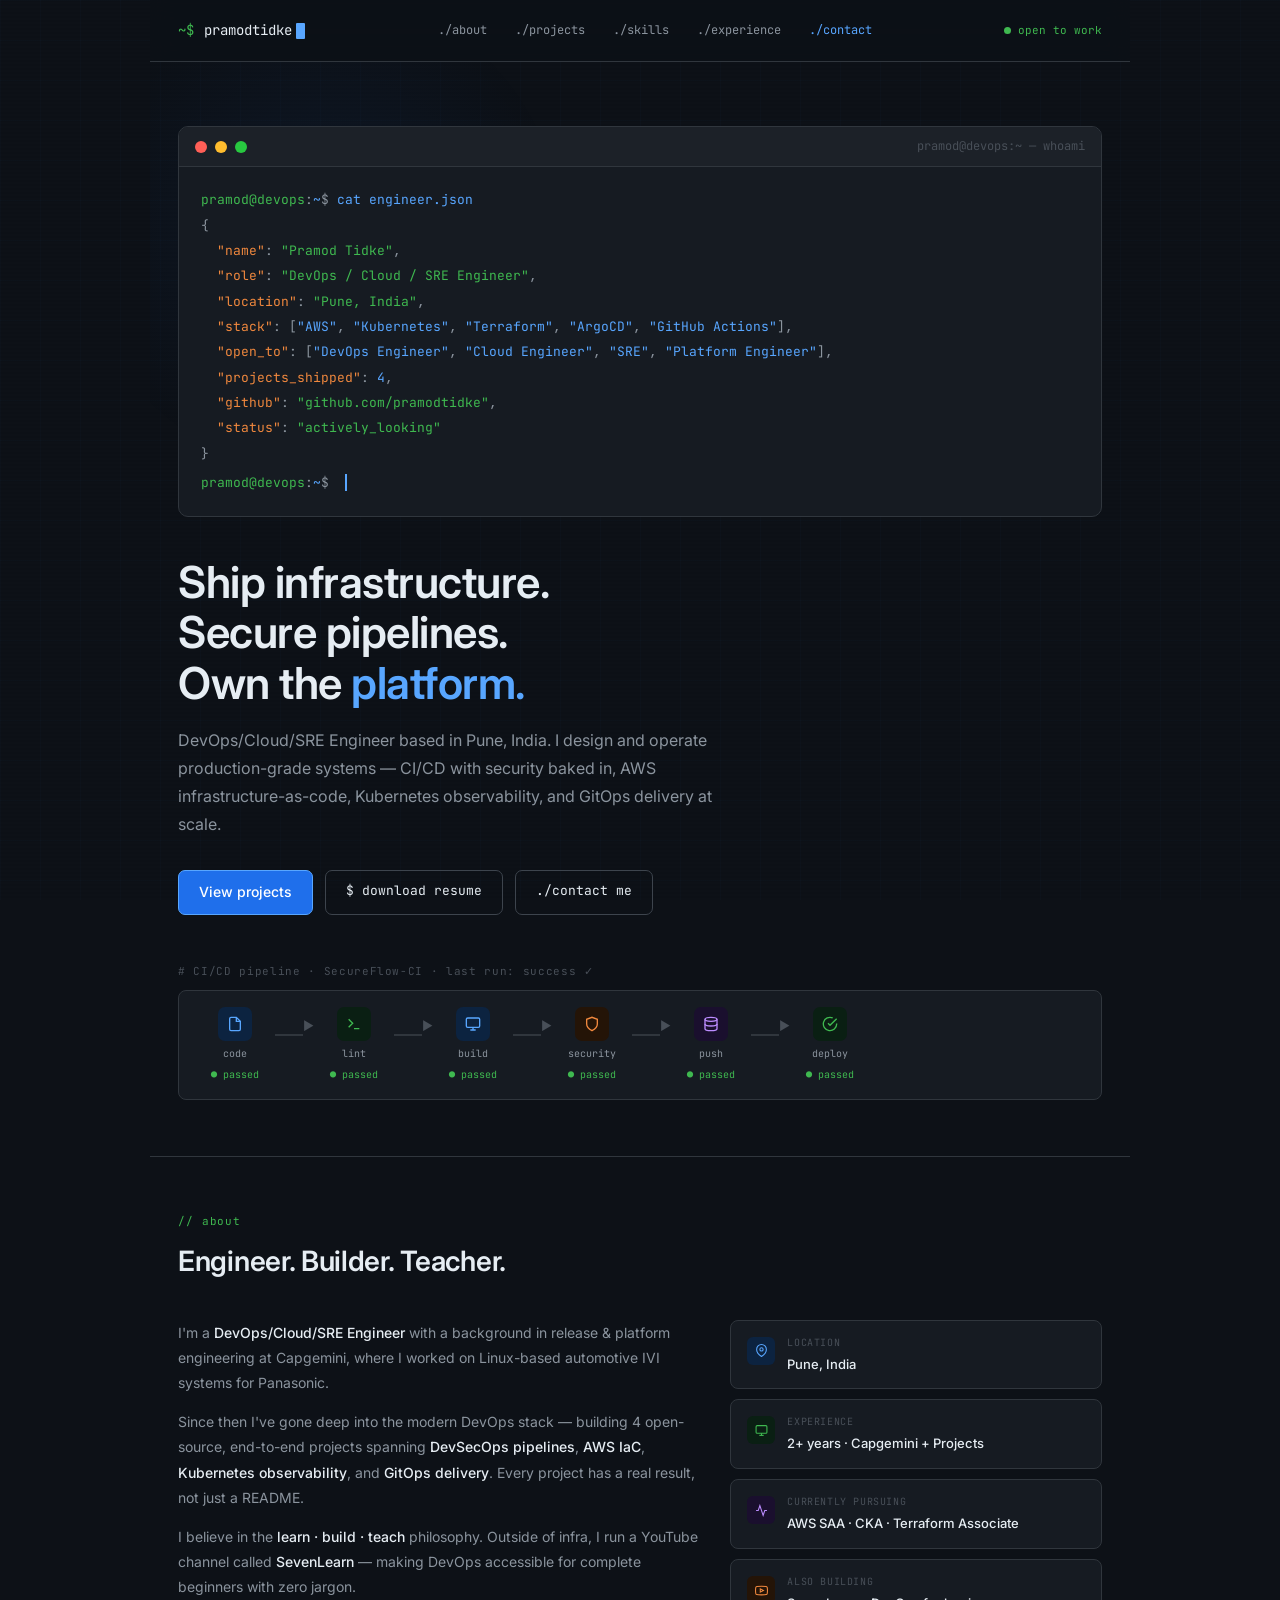
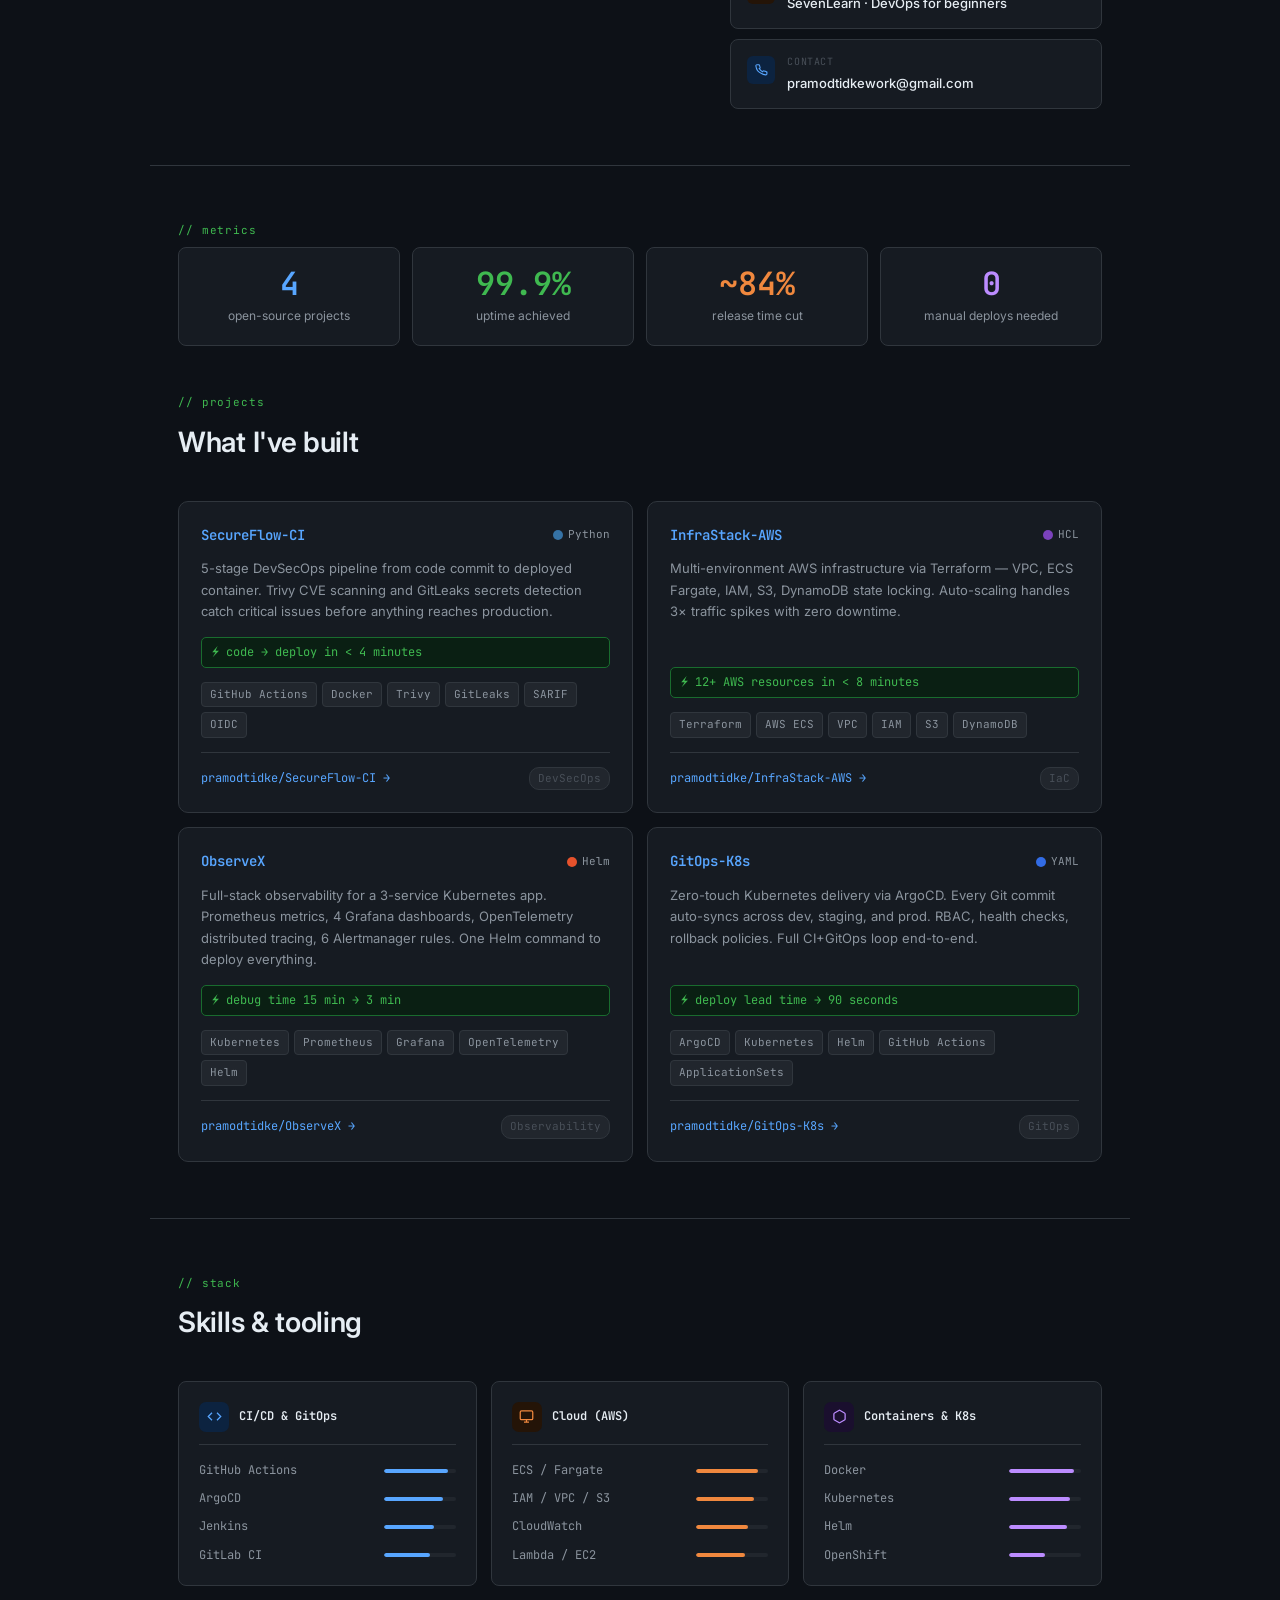
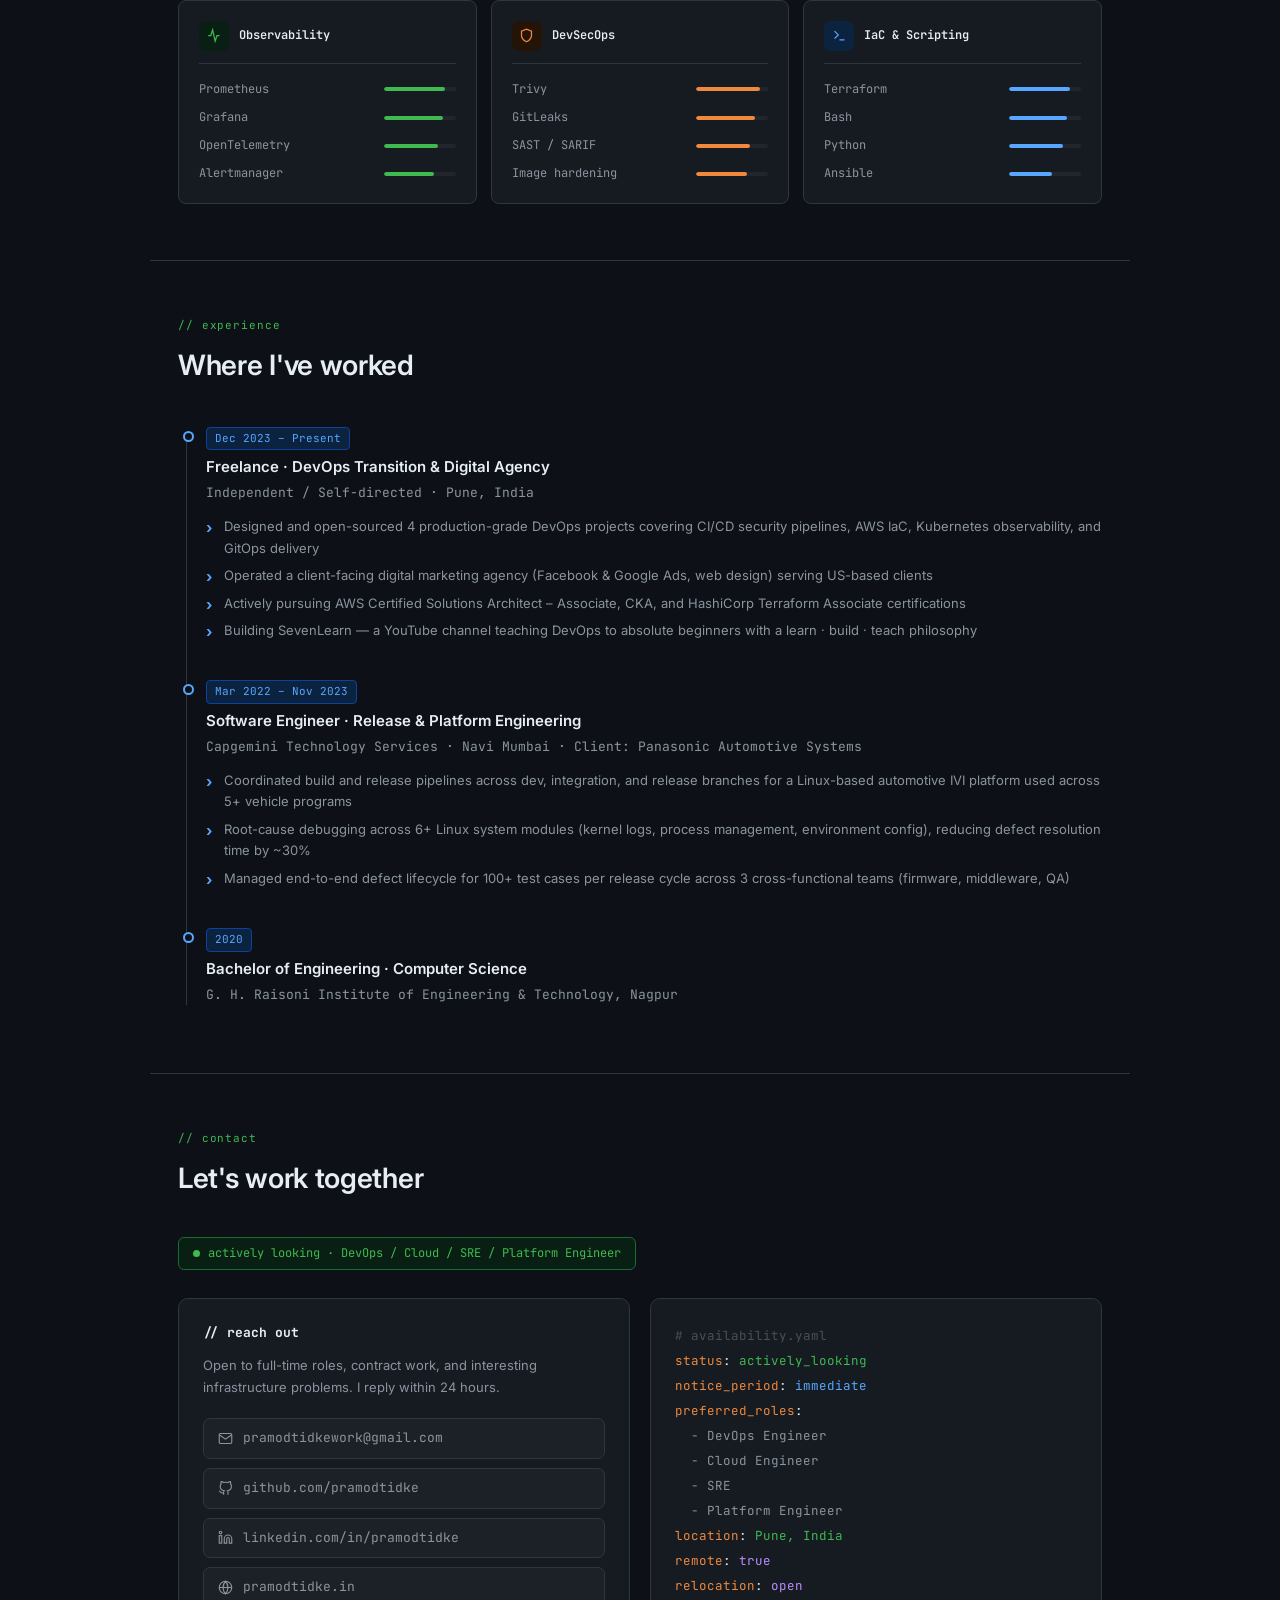
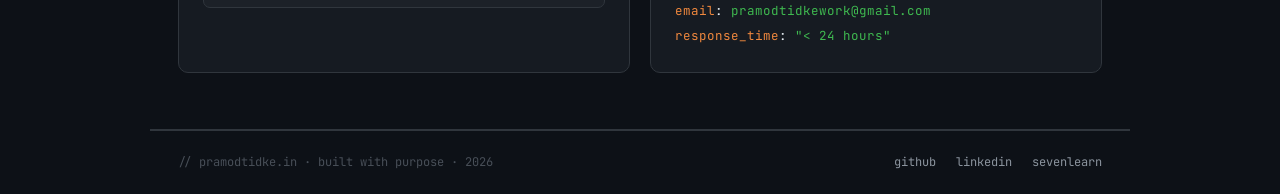
<file: index.html>
<!DOCTYPE html>
<html lang="en">
<head>
<meta charset="UTF-8"/>
<meta name="viewport" content="width=device-width, initial-scale=1.0"/>
<title>Pramod Tidke · DevOps / Cloud / SRE Engineer</title>
<meta name="description" content="DevOps Engineer based in Pune, India. Building production-grade CI/CD pipelines, AWS infrastructure, Kubernetes platforms, and GitOps delivery systems."/>
<meta property="og:title" content="Pramod Tidke · DevOps / Cloud / SRE Engineer"/>
<meta property="og:description" content="4 open-source projects. AWS · Kubernetes · Terraform · GitHub Actions · ArgoCD."/>
<meta property="og:url" content="https://pramodtidke.in"/>
<link rel="preconnect" href="https://fonts.googleapis.com"/>
<link rel="preconnect" href="https://fonts.gstatic.com" crossorigin/>
<link href="https://fonts.googleapis.com/css2?family=JetBrains+Mono:ital,wght@0,300;0,400;0,500;0,600;0,700;1,400&family=Inter:wght@300;400;500;600&display=swap" rel="stylesheet"/>
<style>
:root {
  --bg:       #0D1117;
  --bg2:      #161B22;
  --bg3:      #1C2128;
  --bg4:      #21262D;
  --bg5:      #2D333B;
  --border:   #30363D;
  --border2:  #3D444D;
  --border3:  #484F58;
  --text:     #E6EDF3;
  --text2:    #8B949E;
  --text3:    #484F58;
  --blue:     #58A6FF;
  --blue2:    #1F6FEB;
  --blue3:    #0D419D;
  --blue-bg:  #0C2340;
  --green:    #3FB950;
  --green2:   #196C2E;
  --green-bg: #0A1F13;
  --orange:   #F0883E;
  --orange2:  #B46617;
  --orange-bg:#241407;
  --purple:   #BC8CFF;
  --purple2:  #6E40C9;
  --purple-bg:#1A0F2E;
  --red:      #F85149;
  --mono: 'JetBrains Mono', monospace;
  --sans: 'Inter', sans-serif;
}

*, *::before, *::after { box-sizing: border-box; margin: 0; padding: 0; }

html { scroll-behavior: smooth; }

body {
  font-family: var(--sans);
  background: var(--bg);
  color: var(--text);
  line-height: 1.6;
  overflow-x: hidden;
}

/* ── SCROLLBAR ── */
::-webkit-scrollbar { width: 6px; }
::-webkit-scrollbar-track { background: var(--bg); }
::-webkit-scrollbar-thumb { background: var(--border2); border-radius: 3px; }

/* ── GRID NOISE OVERLAY ── */
body::before {
  content: '';
  position: fixed;
  inset: 0;
  background-image:
    linear-gradient(rgba(88,166,255,0.02) 1px, transparent 1px),
    linear-gradient(90deg, rgba(88,166,255,0.02) 1px, transparent 1px);
  background-size: 40px 40px;
  pointer-events: none;
  z-index: 0;
}

/* ── SCANLINES ── */
body::after {
  content: '';
  position: fixed;
  inset: 0;
  background: repeating-linear-gradient(
    0deg,
    transparent,
    transparent 2px,
    rgba(0,0,0,0.03) 2px,
    rgba(0,0,0,0.03) 4px
  );
  pointer-events: none;
  z-index: 0;
}

.site {
  max-width: 980px;
  margin: 0 auto;
  position: relative;
  z-index: 1;
}

/* ══════════════════════════════════
   NAV
══════════════════════════════════ */
.nav {
  display: flex;
  justify-content: space-between;
  align-items: center;
  padding: 14px 28px;
  border-bottom: 1px solid var(--border);
  background: rgba(13,17,23,0.92);
  backdrop-filter: blur(12px);
  position: sticky;
  top: 0;
  z-index: 100;
}

.nav-logo {
  font-family: var(--mono);
  font-size: 14px;
  color: var(--text);
  display: flex;
  align-items: center;
  gap: 2px;
}
.nav-logo .prompt { color: var(--green); }
.nav-logo .cursor {
  display: inline-block;
  width: 9px; height: 16px;
  background: var(--blue);
  animation: blink 1.1s step-end infinite;
  margin-left: 2px;
  border-radius: 1px;
}
@keyframes blink { 0%,100%{opacity:1} 50%{opacity:0} }

.nav-links { display: flex; gap: 2px; }
.nav-link {
  font-family: var(--mono);
  font-size: 12px;
  color: var(--text2);
  padding: 6px 12px;
  border-radius: 6px;
  text-decoration: none;
  border: 1px solid transparent;
  transition: all 0.2s;
}
.nav-link:hover { color: var(--text); border-color: var(--border); background: var(--bg3); }

.nav-status {
  display: flex;
  align-items: center;
  gap: 7px;
  font-family: var(--mono);
  font-size: 11px;
  color: var(--green);
}
.status-dot {
  width: 7px; height: 7px;
  border-radius: 50%;
  background: var(--green);
  animation: pulse-green 2s ease-in-out infinite;
}
@keyframes pulse-green {
  0%,100% { box-shadow: 0 0 0 0 rgba(63,185,80,0.5); }
  50% { box-shadow: 0 0 0 5px rgba(63,185,80,0); }
}

/* ══════════════════════════════════
   HERO
══════════════════════════════════ */
.hero {
  padding: 64px 28px 56px;
  border-bottom: 1px solid var(--border);
  position: relative;
  overflow: hidden;
}

/* Glow blob behind hero */
.hero::before {
  content: '';
  position: absolute;
  top: -80px; left: -80px;
  width: 500px; height: 500px;
  background: radial-gradient(circle, rgba(31,111,235,0.07) 0%, transparent 70%);
  pointer-events: none;
}

.hero-terminal {
  background: var(--bg2);
  border: 1px solid var(--border);
  border-radius: 10px;
  margin-bottom: 40px;
  overflow: hidden;
  opacity: 0;
  transform: translateY(20px);
  animation: fade-up 0.6s ease 0.2s forwards;
}
.terminal-bar {
  display: flex;
  align-items: center;
  gap: 8px;
  padding: 10px 16px;
  background: var(--bg3);
  border-bottom: 1px solid var(--border);
  user-select: none;
}
.t-dot { width: 12px; height: 12px; border-radius: 50%; }
.terminal-title {
  font-family: var(--mono);
  font-size: 12px;
  color: var(--text3);
  margin-left: auto;
}
.terminal-body {
  padding: 20px 22px;
  font-family: var(--mono);
  font-size: 13px;
  line-height: 1.95;
}
.t-line { opacity: 0; animation: type-in 0.01s ease forwards; }
.t-prompt { color: var(--green); }
.t-cmd    { color: var(--blue); }
.t-key    { color: var(--orange); }
.t-val    { color: var(--purple); }
.t-str    { color: var(--green); }
.t-str2   { color: var(--blue); }
.t-brace  { color: var(--text2); }
.t-comment{ color: var(--text3); }

@keyframes type-in { to { opacity: 1; } }

/* stagger each terminal line */
.t-line:nth-child(1)  { animation-delay: 0.8s; }
.t-line:nth-child(2)  { animation-delay: 1.0s; }
.t-line:nth-child(3)  { animation-delay: 1.15s; }
.t-line:nth-child(4)  { animation-delay: 1.3s; }
.t-line:nth-child(5)  { animation-delay: 1.45s; }
.t-line:nth-child(6)  { animation-delay: 1.6s; }
.t-line:nth-child(7)  { animation-delay: 1.75s; }
.t-line:nth-child(8)  { animation-delay: 1.9s; }
.t-line:nth-child(9)  { animation-delay: 2.05s; }
.t-line:nth-child(10) { animation-delay: 2.2s; }
.t-line:nth-child(11) { animation-delay: 2.35s; }
.t-line:nth-child(12) { animation-delay: 2.5s; }
.t-line:nth-child(13) { animation-delay: 2.65s; }

.hero-headline {
  font-size: 44px;
  font-weight: 600;
  line-height: 1.15;
  margin-bottom: 18px;
  color: var(--text);
  opacity: 0;
  transform: translateY(16px);
  animation: fade-up 0.6s ease 0.5s forwards;
  letter-spacing: -0.5px;
}
.hero-headline .hl { color: var(--blue); }
.hero-headline .hl2 { color: var(--green); }

.hero-sub {
  font-size: 16px;
  color: var(--text2);
  max-width: 540px;
  margin-bottom: 32px;
  line-height: 1.75;
  opacity: 0;
  animation: fade-up 0.6s ease 0.7s forwards;
}

.hero-btns {
  display: flex;
  gap: 12px;
  flex-wrap: wrap;
  margin-bottom: 48px;
  opacity: 0;
  animation: fade-up 0.6s ease 0.9s forwards;
}
.btn-primary {
  background: var(--blue2);
  color: #fff;
  border: 1px solid var(--blue);
  padding: 10px 20px;
  border-radius: 7px;
  font-size: 14px;
  font-weight: 500;
  cursor: pointer;
  transition: all 0.2s;
  text-decoration: none;
  font-family: var(--sans);
}
.btn-primary:hover { background: #388BFD; transform: translateY(-1px); }

.btn-outline {
  background: transparent;
  color: var(--text);
  border: 1px solid var(--border2);
  padding: 10px 20px;
  border-radius: 7px;
  font-size: 13px;
  cursor: pointer;
  font-family: var(--mono);
  transition: all 0.2s;
  text-decoration: none;
}
.btn-outline:hover { border-color: var(--blue); color: var(--blue); transform: translateY(-1px); }

/* ── PIPELINE ANIMATION ── */
.pipeline-wrap {
  opacity: 0;
  animation: fade-up 0.6s ease 1.1s forwards;
}
.pipeline-label {
  font-family: var(--mono);
  font-size: 11px;
  color: var(--text3);
  margin-bottom: 10px;
  letter-spacing: 0.06em;
}
.pipeline {
  display: flex;
  align-items: center;
  background: var(--bg2);
  border: 1px solid var(--border);
  border-radius: 8px;
  padding: 16px 20px;
  overflow-x: auto;
  gap: 0;
}
.pipe-stage {
  display: flex;
  flex-direction: column;
  align-items: center;
  gap: 5px;
  min-width: 72px;
}
.pipe-icon {
  width: 34px; height: 34px;
  border-radius: 7px;
  display: flex;
  align-items: center;
  justify-content: center;
  position: relative;
}
.pipe-icon svg { width: 16px; height: 16px; }
.pipe-label { font-size: 10px; color: var(--text2); font-family: var(--mono); }
.pipe-status { font-size: 10px; font-family: var(--mono); }
.s-pass { color: var(--green); }
.s-run  { color: var(--orange); }

.pipe-connector {
  display: flex;
  align-items: center;
  padding-bottom: 20px;
  padding: 0 4px 20px;
  flex-shrink: 0;
}
.pipe-line {
  height: 2px;
  width: 28px;
  background: var(--border);
  position: relative;
  overflow: hidden;
}
.pipe-line::after {
  content: '';
  position: absolute;
  inset: 0;
  background: linear-gradient(90deg, transparent, var(--green), transparent);
  transform: translateX(-100%);
  animation: flow 2.5s ease-in-out infinite;
}
.pipe-line:nth-child(1)::after { animation-delay: 0s; }
@keyframes flow { 0%{transform:translateX(-100%)} 100%{transform:translateX(100%)} }

.pipe-arrow {
  color: var(--text3);
  font-size: 12px;
  flex-shrink: 0;
  padding-bottom: 20px;
}

/* ══════════════════════════════════
   SECTIONS
══════════════════════════════════ */
.section {
  padding: 56px 28px;
  border-bottom: 1px solid var(--border);
}

.section-eyebrow {
  font-family: var(--mono);
  font-size: 11px;
  color: var(--green);
  margin-bottom: 8px;
  letter-spacing: 0.08em;
}
.section-title {
  font-size: 28px;
  font-weight: 600;
  color: var(--text);
  margin-bottom: 36px;
  letter-spacing: -0.3px;
}

/* ── REVEAL ANIMATION ── */
.reveal {
  opacity: 0;
  transform: translateY(24px);
  transition: opacity 0.55s ease, transform 0.55s ease;
}
.reveal.visible {
  opacity: 1;
  transform: none;
}
.reveal-delay-1 { transition-delay: 0.08s; }
.reveal-delay-2 { transition-delay: 0.16s; }
.reveal-delay-3 { transition-delay: 0.24s; }
.reveal-delay-4 { transition-delay: 0.32s; }

/* ══════════════════════════════════
   STATS
══════════════════════════════════ */
.infra-stats {
  display: grid;
  grid-template-columns: repeat(4,1fr);
  gap: 12px;
  margin-bottom: 48px;
}
.istat {
  background: var(--bg2);
  border: 1px solid var(--border);
  border-radius: 8px;
  padding: 20px 16px;
  text-align: center;
  transition: border-color 0.2s, transform 0.2s;
  cursor: default;
}
.istat:hover { border-color: var(--border2); transform: translateY(-2px); }
.istat-num {
  font-family: var(--mono);
  font-size: 32px;
  font-weight: 600;
  color: var(--blue);
  display: block;
  line-height: 1;
  margin-bottom: 6px;
}
.istat-label {
  font-size: 12px;
  color: var(--text2);
}

/* ══════════════════════════════════
   PROJECTS
══════════════════════════════════ */
.projects-grid {
  display: grid;
  grid-template-columns: 1fr 1fr;
  gap: 14px;
}
.proj-card {
  background: var(--bg2);
  border: 1px solid var(--border);
  border-radius: 10px;
  padding: 22px;
  transition: border-color 0.2s, transform 0.2s, background 0.2s;
  display: flex;
  flex-direction: column;
  position: relative;
  overflow: hidden;
}
.proj-card::before {
  content: '';
  position: absolute;
  top: 0; left: 0; right: 0;
  height: 2px;
  background: linear-gradient(90deg, var(--blue2), var(--blue));
  transform: scaleX(0);
  transform-origin: left;
  transition: transform 0.3s ease;
}
.proj-card:hover { border-color: var(--border2); transform: translateY(-3px); background: var(--bg3); }
.proj-card:hover::before { transform: scaleX(1); }

.proj-header {
  display: flex;
  justify-content: space-between;
  align-items: center;
  margin-bottom: 12px;
}
.proj-name {
  font-family: var(--mono);
  font-size: 14px;
  font-weight: 600;
  color: var(--blue);
}
.proj-lang {
  display: flex;
  align-items: center;
  gap: 5px;
  font-size: 11px;
  color: var(--text2);
  font-family: var(--mono);
}
.lang-dot { width: 10px; height: 10px; border-radius: 50%; }

.proj-desc {
  font-size: 13px;
  color: var(--text2);
  line-height: 1.65;
  margin-bottom: 14px;
  flex: 1;
}
.proj-metric {
  font-family: var(--mono);
  font-size: 12px;
  color: var(--green);
  background: var(--green-bg);
  padding: 5px 10px;
  border-radius: 5px;
  display: inline-block;
  margin-bottom: 14px;
  border: 1px solid var(--green2);
}
.proj-tags {
  display: flex;
  flex-wrap: wrap;
  gap: 5px;
  margin-bottom: 14px;
}
.proj-tag {
  font-size: 11px;
  color: var(--text2);
  background: var(--bg4);
  padding: 3px 8px;
  border-radius: 4px;
  border: 1px solid var(--border);
  font-family: var(--mono);
  transition: border-color 0.15s, color 0.15s;
}
.proj-card:hover .proj-tag { border-color: var(--border2); }

.proj-footer {
  display: flex;
  justify-content: space-between;
  align-items: center;
  padding-top: 14px;
  border-top: 1px solid var(--border);
  margin-top: auto;
}
.proj-link {
  font-size: 12px;
  color: var(--blue);
  text-decoration: none;
  font-family: var(--mono);
  transition: color 0.15s;
}
.proj-link:hover { color: #79C0FF; }
.proj-badge {
  font-size: 11px;
  color: var(--text3);
  font-family: var(--mono);
  background: var(--bg4);
  padding: 2px 8px;
  border-radius: 10px;
  border: 1px solid var(--border);
}

/* ══════════════════════════════════
   SKILLS
══════════════════════════════════ */
.skills-grid {
  display: grid;
  grid-template-columns: repeat(3, 1fr);
  gap: 14px;
}
.skill-cat {
  background: var(--bg2);
  border: 1px solid var(--border);
  border-radius: 8px;
  padding: 20px;
  transition: border-color 0.2s;
}
.skill-cat:hover { border-color: var(--border2); }

.skill-cat-header {
  display: flex;
  align-items: center;
  gap: 10px;
  margin-bottom: 16px;
  padding-bottom: 12px;
  border-bottom: 1px solid var(--border);
}
.skill-cat-icon {
  width: 30px; height: 30px;
  border-radius: 7px;
  display: flex;
  align-items: center;
  justify-content: center;
  flex-shrink: 0;
}
.skill-cat-icon svg { width: 15px; height: 15px; }
.skill-cat-name {
  font-family: var(--mono);
  font-size: 12px;
  font-weight: 600;
  color: var(--text);
}

.skill-items { display: flex; flex-direction: column; gap: 9px; }
.skill-item { display: flex; align-items: center; gap: 10px; }
.skill-name {
  font-family: var(--mono);
  font-size: 12px;
  color: var(--text2);
  flex: 1;
  white-space: nowrap;
  overflow: hidden;
  text-overflow: ellipsis;
}
.skill-bar-wrap {
  width: 72px;
  height: 4px;
  background: var(--bg4);
  border-radius: 2px;
  overflow: hidden;
  flex-shrink: 0;
}
.skill-bar {
  height: 100%;
  border-radius: 2px;
  width: 0;
  transition: width 1.2s ease;
}
.skill-bar.animated { /* width set by JS */ }

/* ══════════════════════════════════
   EXPERIENCE
══════════════════════════════════ */
.exp-timeline {
  position: relative;
  padding-left: 28px;
}
.exp-timeline::before {
  content: '';
  position: absolute;
  left: 8px; top: 8px; bottom: 0;
  width: 1px;
  background: var(--border);
}
.exp-item {
  position: relative;
  margin-bottom: 36px;
}
.exp-item:last-child { margin-bottom: 0; }
.exp-item::before {
  content: '';
  position: absolute;
  left: -23px; top: 7px;
  width: 11px; height: 11px;
  border-radius: 50%;
  border: 2px solid var(--blue);
  background: var(--bg);
  transition: background 0.2s, box-shadow 0.2s;
}
.exp-item:hover::before {
  background: var(--blue);
  box-shadow: 0 0 10px rgba(88,166,255,0.4);
}

.exp-date {
  font-family: var(--mono);
  font-size: 11px;
  color: var(--blue);
  margin-bottom: 5px;
  display: inline-block;
  background: var(--blue-bg);
  padding: 2px 8px;
  border-radius: 4px;
  border: 1px solid var(--blue3);
}
.exp-role {
  font-size: 15px;
  font-weight: 600;
  color: var(--text);
  margin-bottom: 4px;
}
.exp-company {
  font-size: 13px;
  color: var(--text2);
  margin-bottom: 12px;
  font-family: var(--mono);
}
.exp-bullets { list-style: none; display: flex; flex-direction: column; gap: 6px; }
.exp-bullets li {
  font-size: 13px;
  color: var(--text2);
  padding-left: 18px;
  position: relative;
  line-height: 1.65;
}
.exp-bullets li::before {
  content: '›';
  position: absolute;
  left: 0;
  color: var(--blue);
  font-weight: 700;
  font-size: 15px;
}

/* ══════════════════════════════════
   ABOUT
══════════════════════════════════ */
.about-grid {
  display: grid;
  grid-template-columns: 1.4fr 1fr;
  gap: 32px;
  align-items: start;
}
.about-text {
  font-size: 14px;
  color: var(--text2);
  line-height: 1.8;
}
.about-text p { margin-bottom: 14px; }
.about-text strong { color: var(--text); font-weight: 500; }

.about-cards { display: flex; flex-direction: column; gap: 10px; }
.about-card {
  background: var(--bg2);
  border: 1px solid var(--border);
  border-radius: 8px;
  padding: 14px 16px;
  display: flex;
  align-items: flex-start;
  gap: 12px;
  transition: border-color 0.2s, transform 0.2s;
}
.about-card:hover { border-color: var(--border2); transform: translateX(3px); }
.about-card-icon {
  width: 28px; height: 28px;
  border-radius: 6px;
  display: flex;
  align-items: center;
  justify-content: center;
  flex-shrink: 0;
  margin-top: 2px;
}
.about-card-icon svg { width: 13px; height: 13px; }
.about-card-label {
  font-family: var(--mono);
  font-size: 10px;
  color: var(--text3);
  margin-bottom: 3px;
  text-transform: uppercase;
  letter-spacing: 0.06em;
}
.about-card-val {
  font-size: 13px;
  font-weight: 500;
  color: var(--text);
}

/* ══════════════════════════════════
   CONTACT
══════════════════════════════════ */
.contact-grid {
  display: grid;
  grid-template-columns: 1fr 1fr;
  gap: 20px;
}
.contact-card {
  background: var(--bg2);
  border: 1px solid var(--border);
  border-radius: 10px;
  padding: 24px;
}
.contact-card h3 {
  font-family: var(--mono);
  font-size: 13px;
  color: var(--text);
  margin-bottom: 10px;
}
.contact-card p {
  font-size: 13px;
  color: var(--text2);
  line-height: 1.7;
  margin-bottom: 20px;
}
.contact-links { display: flex; flex-direction: column; gap: 9px; }
.clink {
  display: flex;
  align-items: center;
  gap: 10px;
  font-size: 13px;
  color: var(--text2);
  text-decoration: none;
  padding: 9px 14px;
  background: var(--bg3);
  border-radius: 7px;
  border: 1px solid var(--border);
  font-family: var(--mono);
  transition: all 0.2s;
}
.clink:hover { color: var(--text); border-color: var(--border2); background: var(--bg4); transform: translateX(3px); }
.clink svg { width: 15px; height: 15px; flex-shrink: 0; }

.yaml-card {
  font-family: var(--mono);
  font-size: 12.5px;
  line-height: 2;
}
.yaml-comment { color: var(--text3); }
.yaml-key     { color: var(--orange); }
.yaml-str     { color: var(--green); }
.yaml-bool    { color: var(--purple); }
.yaml-num     { color: var(--blue); }
.yaml-arr     { color: var(--text2); }

.open-badge {
  display: inline-flex;
  align-items: center;
  gap: 8px;
  background: var(--green-bg);
  border: 1px solid var(--green2);
  color: var(--green);
  font-family: var(--mono);
  font-size: 12px;
  padding: 6px 14px;
  border-radius: 6px;
  margin-bottom: 28px;
}

/* ══════════════════════════════════
   FOOTER
══════════════════════════════════ */
.footer {
  padding: 22px 28px;
  display: flex;
  justify-content: space-between;
  align-items: center;
  border-top: 1px solid var(--border);
}
.footer-text { font-family: var(--mono); font-size: 12px; color: var(--text3); }
.footer-links { display: flex; gap: 20px; }
.footer-links a {
  font-family: var(--mono);
  font-size: 12px;
  color: var(--text2);
  text-decoration: none;
  transition: color 0.15s;
}
.footer-links a:hover { color: var(--blue); }

/* ══════════════════════════════════
   ANIMATIONS
══════════════════════════════════ */
@keyframes fade-up {
  from { opacity: 0; transform: translateY(20px); }
  to   { opacity: 1; transform: translateY(0); }
}

/* ══════════════════════════════════
   RESPONSIVE
══════════════════════════════════ */
@media (max-width: 768px) {
  .nav-links { display: none; }
  .hero-headline { font-size: 30px; }
  .projects-grid { grid-template-columns: 1fr; }
  .skills-grid { grid-template-columns: 1fr 1fr; }
  .infra-stats { grid-template-columns: 1fr 1fr; }
  .about-grid { grid-template-columns: 1fr; }
  .contact-grid { grid-template-columns: 1fr; }
  .pipeline { gap: 0; }
}
@media (max-width: 480px) {
  .skills-grid { grid-template-columns: 1fr; }
  .infra-stats { grid-template-columns: 1fr 1fr; }
  .hero { padding: 40px 18px 40px; }
  .section { padding: 40px 18px; }
  .nav { padding: 12px 18px; }
}
</style>
</head>
<body>
<div class="site">

<!-- ═══ NAV ═══ -->
<nav class="nav">
  <div class="nav-logo">
    <span class="prompt">~$</span>&nbsp;pramodtidke<span class="cursor"></span>
  </div>
  <div class="nav-links">
    <a class="nav-link" href="#about">./about</a>
    <a class="nav-link" href="#projects">./projects</a>
    <a class="nav-link" href="#skills">./skills</a>
    <a class="nav-link" href="#experience">./experience</a>
    <a class="nav-link" href="#contact">./contact</a>
  </div>
  <div class="nav-status">
    <div class="status-dot"></div>
    open to work
  </div>
</nav>

<!-- ═══ HERO ═══ -->
<section class="hero">
  <div class="hero-terminal">
    <div class="terminal-bar">
      <div class="t-dot" style="background:#FF5F57"></div>
      <div class="t-dot" style="background:#FFBD2E"></div>
      <div class="t-dot" style="background:#28C840"></div>
      <span class="terminal-title">pramod@devops:~ — whoami</span>
    </div>
    <div class="terminal-body">
      <div class="t-line"><span class="t-prompt">pramod@devops</span><span style="color:var(--text2)">:</span><span style="color:var(--blue)">~</span><span style="color:var(--text2)">$ </span><span class="t-cmd">cat engineer.json</span></div>
      <div class="t-line"><span class="t-brace">{</span></div>
      <div class="t-line">&nbsp;&nbsp;<span class="t-key">"name"</span><span class="t-brace">: </span><span class="t-str">"Pramod Tidke"</span><span class="t-brace">,</span></div>
      <div class="t-line">&nbsp;&nbsp;<span class="t-key">"role"</span><span class="t-brace">: </span><span class="t-str">"DevOps / Cloud / SRE Engineer"</span><span class="t-brace">,</span></div>
      <div class="t-line">&nbsp;&nbsp;<span class="t-key">"location"</span><span class="t-brace">: </span><span class="t-str">"Pune, India"</span><span class="t-brace">,</span></div>
      <div class="t-line">&nbsp;&nbsp;<span class="t-key">"stack"</span><span class="t-brace">: [</span><span class="t-str2">"AWS"</span><span class="t-brace">, </span><span class="t-str2">"Kubernetes"</span><span class="t-brace">, </span><span class="t-str2">"Terraform"</span><span class="t-brace">, </span><span class="t-str2">"ArgoCD"</span><span class="t-brace">, </span><span class="t-str2">"GitHub Actions"</span><span class="t-brace">],</span></div>
      <div class="t-line">&nbsp;&nbsp;<span class="t-key">"open_to"</span><span class="t-brace">: [</span><span class="t-str2">"DevOps Engineer"</span><span class="t-brace">, </span><span class="t-str2">"Cloud Engineer"</span><span class="t-brace">, </span><span class="t-str2">"SRE"</span><span class="t-brace">, </span><span class="t-str2">"Platform Engineer"</span><span class="t-brace">],</span></div>
      <div class="t-line">&nbsp;&nbsp;<span class="t-key">"projects_shipped"</span><span class="t-brace">: </span><span style="color:var(--blue)">4</span><span class="t-brace">,</span></div>
      <div class="t-line">&nbsp;&nbsp;<span class="t-key">"github"</span><span class="t-brace">: </span><span class="t-str">"github.com/pramodtidke"</span><span class="t-brace">,</span></div>
      <div class="t-line">&nbsp;&nbsp;<span class="t-key">"status"</span><span class="t-brace">: </span><span class="t-str" style="color:var(--green)">"actively_looking"</span></div>
      <div class="t-line"><span class="t-brace">}</span></div>
      <div class="t-line" style="margin-top:4px"><span class="t-prompt">pramod@devops</span><span style="color:var(--text2)">:</span><span style="color:var(--blue)">~</span><span style="color:var(--text2)">$ </span><span class="t-cmd" id="typed-cmd"></span><span class="t-cmd" style="animation: blink 1s step-end infinite; border-right: 2px solid var(--blue);">&nbsp;</span></div>
    </div>
  </div>

  <h1 class="hero-headline">
    Ship infrastructure.<br>
    Secure pipelines.<br>
    Own the <span class="hl">platform.</span>
  </h1>
  <p class="hero-sub">
    DevOps/Cloud/SRE Engineer based in Pune, India. I design and operate production-grade systems — CI/CD with security baked in, AWS infrastructure-as-code, Kubernetes observability, and GitOps delivery at scale.
  </p>
  <div class="hero-btns">
    <a class="btn-primary" href="#projects">View projects</a>
    <a class="btn-outline" href="pramod_tidke_resume.pdf" download>$ download resume</a>
    <a class="btn-outline" href="#contact">./contact me</a>
  </div>

  <div class="pipeline-wrap">
    <div class="pipeline-label"># CI/CD pipeline · SecureFlow-CI · last run: success ✓</div>
    <div class="pipeline">
      <div class="pipe-stage">
        <div class="pipe-icon" style="background:var(--blue-bg)">
          <svg viewBox="0 0 24 24" fill="none" stroke="#58A6FF" stroke-width="2"><path d="M14 2H6a2 2 0 0 0-2 2v16a2 2 0 0 0 2 2h12a2 2 0 0 0 2-2V8z"/><polyline points="14 2 14 8 20 8"/></svg>
        </div>
        <span class="pipe-label">code</span>
        <span class="pipe-status s-pass">● passed</span>
      </div>
      <div class="pipe-connector"><div class="pipe-line"></div><span class="pipe-arrow">▶</span></div>
      <div class="pipe-stage">
        <div class="pipe-icon" style="background:var(--green-bg)">
          <svg viewBox="0 0 24 24" fill="none" stroke="#3FB950" stroke-width="2"><polyline points="4 17 10 11 4 5"/><line x1="12" y1="19" x2="20" y2="19"/></svg>
        </div>
        <span class="pipe-label">lint</span>
        <span class="pipe-status s-pass">● passed</span>
      </div>
      <div class="pipe-connector"><div class="pipe-line"></div><span class="pipe-arrow">▶</span></div>
      <div class="pipe-stage">
        <div class="pipe-icon" style="background:var(--blue-bg)">
          <svg viewBox="0 0 24 24" fill="none" stroke="#58A6FF" stroke-width="2"><rect x="2" y="3" width="20" height="14" rx="2"/><path d="M8 21h8M12 17v4"/></svg>
        </div>
        <span class="pipe-label">build</span>
        <span class="pipe-status s-pass">● passed</span>
      </div>
      <div class="pipe-connector"><div class="pipe-line"></div><span class="pipe-arrow">▶</span></div>
      <div class="pipe-stage">
        <div class="pipe-icon" style="background:var(--orange-bg)">
          <svg viewBox="0 0 24 24" fill="none" stroke="#F0883E" stroke-width="2"><path d="M12 22s8-4 8-10V5l-8-3-8 3v7c0 6 8 10 8 10z"/></svg>
        </div>
        <span class="pipe-label">security</span>
        <span class="pipe-status s-pass">● passed</span>
      </div>
      <div class="pipe-connector"><div class="pipe-line"></div><span class="pipe-arrow">▶</span></div>
      <div class="pipe-stage">
        <div class="pipe-icon" style="background:var(--purple-bg)">
          <svg viewBox="0 0 24 24" fill="none" stroke="#BC8CFF" stroke-width="2"><ellipse cx="12" cy="5" rx="9" ry="3"/><path d="M21 12c0 1.66-4 3-9 3s-9-1.34-9-3"/><path d="M3 5v14c0 1.66 4 3 9 3s9-1.34 9-3V5"/></svg>
        </div>
        <span class="pipe-label">push</span>
        <span class="pipe-status s-pass">● passed</span>
      </div>
      <div class="pipe-connector"><div class="pipe-line"></div><span class="pipe-arrow">▶</span></div>
      <div class="pipe-stage">
        <div class="pipe-icon" style="background:var(--green-bg)">
          <svg viewBox="0 0 24 24" fill="none" stroke="#3FB950" stroke-width="2"><path d="M22 11.08V12a10 10 0 1 1-5.93-9.14"/><polyline points="22 4 12 14.01 9 11.01"/></svg>
        </div>
        <span class="pipe-label">deploy</span>
        <span class="pipe-status s-pass">● passed</span>
      </div>
    </div>
  </div>
</section>

<!-- ═══ ABOUT ═══ -->
<section class="section" id="about">
  <div class="section-eyebrow">// about</div>
  <div class="section-title">Engineer. Builder. Teacher.</div>
  <div class="about-grid">
    <div class="about-text reveal">
      <p>I'm a <strong>DevOps/Cloud/SRE Engineer</strong> with a background in release &amp; platform engineering at Capgemini, where I worked on Linux-based automotive IVI systems for Panasonic.</p>
      <p>Since then I've gone deep into the modern DevOps stack — building 4 open-source, end-to-end projects spanning <strong>DevSecOps pipelines</strong>, <strong>AWS IaC</strong>, <strong>Kubernetes observability</strong>, and <strong>GitOps delivery</strong>. Every project has a real result, not just a README.</p>
      <p>I believe in the <strong>learn · build · teach</strong> philosophy. Outside of infra, I run a YouTube channel called <strong>SevenLearn</strong> — making DevOps accessible for complete beginners with zero jargon.</p>
    </div>
    <div class="about-cards reveal reveal-delay-1">
      <div class="about-card">
        <div class="about-card-icon" style="background:var(--blue-bg)">
          <svg viewBox="0 0 24 24" fill="none" stroke="#58A6FF" stroke-width="2"><path d="M21 10c0 7-9 13-9 13s-9-6-9-13a9 9 0 0 1 18 0z"/><circle cx="12" cy="10" r="3"/></svg>
        </div>
        <div>
          <div class="about-card-label">Location</div>
          <div class="about-card-val">Pune, India</div>
        </div>
      </div>
      <div class="about-card">
        <div class="about-card-icon" style="background:var(--green-bg)">
          <svg viewBox="0 0 24 24" fill="none" stroke="#3FB950" stroke-width="2"><rect x="2" y="3" width="20" height="14" rx="2" ry="2"/><line x1="8" y1="21" x2="16" y2="21"/><line x1="12" y1="17" x2="12" y2="21"/></svg>
        </div>
        <div>
          <div class="about-card-label">Experience</div>
          <div class="about-card-val">2+ years · Capgemini + Projects</div>
        </div>
      </div>
      <div class="about-card">
        <div class="about-card-icon" style="background:var(--purple-bg)">
          <svg viewBox="0 0 24 24" fill="none" stroke="#BC8CFF" stroke-width="2"><polyline points="22 12 18 12 15 21 9 3 6 12 2 12"/></svg>
        </div>
        <div>
          <div class="about-card-label">Currently pursuing</div>
          <div class="about-card-val">AWS SAA · CKA · Terraform Associate</div>
        </div>
      </div>
      <div class="about-card">
        <div class="about-card-icon" style="background:var(--orange-bg)">
          <svg viewBox="0 0 24 24" fill="none" stroke="#F0883E" stroke-width="2"><path d="M22.54 6.42a2.78 2.78 0 0 0-1.95-1.95C18.88 4 12 4 12 4s-6.88 0-8.59.47A2.78 2.78 0 0 0 1.46 6.42 29 29 0 0 0 1 12a29 29 0 0 0 .46 5.58 2.78 2.78 0 0 0 1.95 1.95C5.12 20 12 20 12 20s6.88 0 8.59-.47a2.78 2.78 0 0 0 1.95-1.95A29 29 0 0 0 23 12a29 29 0 0 0-.46-5.58z"/><polygon points="9.75 15.02 15.5 12 9.75 8.98 9.75 15.02"/></svg>
        </div>
        <div>
          <div class="about-card-label">Also building</div>
          <div class="about-card-val">SevenLearn · DevOps for beginners</div>
        </div>
      </div>
      <div class="about-card">
        <div class="about-card-icon" style="background:var(--blue-bg)">
          <svg viewBox="0 0 24 24" fill="none" stroke="#58A6FF" stroke-width="2"><path d="M22 16.92v3a2 2 0 0 1-2.18 2 19.79 19.79 0 0 1-8.63-3.07A19.5 19.5 0 0 1 4.69 14a19.79 19.79 0 0 1-3.07-8.67A2 2 0 0 1 3.6 3.27h3a2 2 0 0 1 2 1.72 12.84 12.84 0 0 0 .7 2.81 2 2 0 0 1-.45 2.11L7.91 10.1a16 16 0 0 0 6 6l.9-.9a2 2 0 0 1 2.11-.45 12.84 12.84 0 0 0 2.81.7A2 2 0 0 1 21.4 17z"/></svg>
        </div>
        <div>
          <div class="about-card-label">Contact</div>
          <div class="about-card-val">pramodtidkework@gmail.com</div>
        </div>
      </div>
    </div>
  </div>
</section>

<!-- ═══ STATS + PROJECTS ═══ -->
<section class="section" id="projects">
  <div class="section-eyebrow">// metrics</div>
  <div class="infra-stats">
    <div class="istat reveal">
      <span class="istat-num" data-target="4">0</span>
      <div class="istat-label">open-source projects</div>
    </div>
    <div class="istat reveal reveal-delay-1">
      <span class="istat-num" style="color:var(--green)" data-target-text="99.9%">0%</span>
      <div class="istat-label">uptime achieved</div>
    </div>
    <div class="istat reveal reveal-delay-2">
      <span class="istat-num" style="color:var(--orange)" data-target-text="~84%">0%</span>
      <div class="istat-label">release time cut</div>
    </div>
    <div class="istat reveal reveal-delay-3">
      <span class="istat-num" style="color:var(--purple)" data-target="0">–</span>
      <div class="istat-label">manual deploys needed</div>
    </div>
  </div>

  <div class="section-eyebrow">// projects</div>
  <div class="section-title">What I've built</div>
  <div class="projects-grid">

    <div class="proj-card reveal">
      <div class="proj-header">
        <span class="proj-name">SecureFlow-CI</span>
        <span class="proj-lang"><span class="lang-dot" style="background:#3572A5"></span>Python</span>
      </div>
      <p class="proj-desc">5-stage DevSecOps pipeline from code commit to deployed container. Trivy CVE scanning and GitLeaks secrets detection catch critical issues before anything reaches production.</p>
      <div class="proj-metric">⚡ code → deploy in &lt; 4 minutes</div>
      <div class="proj-tags">
        <span class="proj-tag">GitHub Actions</span>
        <span class="proj-tag">Docker</span>
        <span class="proj-tag">Trivy</span>
        <span class="proj-tag">GitLeaks</span>
        <span class="proj-tag">SARIF</span>
        <span class="proj-tag">OIDC</span>
      </div>
      <div class="proj-footer">
        <a class="proj-link" href="https://github.com/pramodtidke/SecureFlow-CI" target="_blank">pramodtidke/SecureFlow-CI →</a>
        <span class="proj-badge">DevSecOps</span>
      </div>
    </div>

    <div class="proj-card reveal reveal-delay-1">
      <div class="proj-header">
        <span class="proj-name">InfraStack-AWS</span>
        <span class="proj-lang"><span class="lang-dot" style="background:#7B42BC"></span>HCL</span>
      </div>
      <p class="proj-desc">Multi-environment AWS infrastructure via Terraform — VPC, ECS Fargate, IAM, S3, DynamoDB state locking. Auto-scaling handles 3× traffic spikes with zero downtime.</p>
      <div class="proj-metric">⚡ 12+ AWS resources in &lt; 8 minutes</div>
      <div class="proj-tags">
        <span class="proj-tag">Terraform</span>
        <span class="proj-tag">AWS ECS</span>
        <span class="proj-tag">VPC</span>
        <span class="proj-tag">IAM</span>
        <span class="proj-tag">S3</span>
        <span class="proj-tag">DynamoDB</span>
      </div>
      <div class="proj-footer">
        <a class="proj-link" href="https://github.com/pramodtidke/InfraStack-AWS" target="_blank">pramodtidke/InfraStack-AWS →</a>
        <span class="proj-badge">IaC</span>
      </div>
    </div>

    <div class="proj-card reveal reveal-delay-2">
      <div class="proj-header">
        <span class="proj-name">ObserveX</span>
        <span class="proj-lang"><span class="lang-dot" style="background:#E6522C"></span>Helm</span>
      </div>
      <p class="proj-desc">Full-stack observability for a 3-service Kubernetes app. Prometheus metrics, 4 Grafana dashboards, OpenTelemetry distributed tracing, 6 Alertmanager rules. One Helm command to deploy everything.</p>
      <div class="proj-metric">⚡ debug time 15 min → 3 min</div>
      <div class="proj-tags">
        <span class="proj-tag">Kubernetes</span>
        <span class="proj-tag">Prometheus</span>
        <span class="proj-tag">Grafana</span>
        <span class="proj-tag">OpenTelemetry</span>
        <span class="proj-tag">Helm</span>
      </div>
      <div class="proj-footer">
        <a class="proj-link" href="https://github.com/pramodtidke/ObserveX" target="_blank">pramodtidke/ObserveX →</a>
        <span class="proj-badge">Observability</span>
      </div>
    </div>

    <div class="proj-card reveal reveal-delay-3">
      <div class="proj-header">
        <span class="proj-name">GitOps-K8s</span>
        <span class="proj-lang"><span class="lang-dot" style="background:#326CE5"></span>YAML</span>
      </div>
      <p class="proj-desc">Zero-touch Kubernetes delivery via ArgoCD. Every Git commit auto-syncs across dev, staging, and prod. RBAC, health checks, rollback policies. Full CI+GitOps loop end-to-end.</p>
      <div class="proj-metric">⚡ deploy lead time → 90 seconds</div>
      <div class="proj-tags">
        <span class="proj-tag">ArgoCD</span>
        <span class="proj-tag">Kubernetes</span>
        <span class="proj-tag">Helm</span>
        <span class="proj-tag">GitHub Actions</span>
        <span class="proj-tag">ApplicationSets</span>
      </div>
      <div class="proj-footer">
        <a class="proj-link" href="https://github.com/pramodtidke" target="_blank">pramodtidke/GitOps-K8s →</a>
        <span class="proj-badge">GitOps</span>
      </div>
    </div>

  </div>
</section>

<!-- ═══ SKILLS ═══ -->
<section class="section" id="skills">
  <div class="section-eyebrow">// stack</div>
  <div class="section-title">Skills &amp; tooling</div>
  <div class="skills-grid">

    <div class="skill-cat reveal">
      <div class="skill-cat-header">
        <div class="skill-cat-icon" style="background:var(--blue-bg)">
          <svg viewBox="0 0 24 24" fill="none" stroke="#58A6FF" stroke-width="2"><polyline points="16 18 22 12 16 6"/><polyline points="8 6 2 12 8 18"/></svg>
        </div>
        <span class="skill-cat-name">CI/CD &amp; GitOps</span>
      </div>
      <div class="skill-items">
        <div class="skill-item"><span class="skill-name">GitHub Actions</span><div class="skill-bar-wrap"><div class="skill-bar" style="background:#58A6FF" data-width="90"></div></div></div>
        <div class="skill-item"><span class="skill-name">ArgoCD</span><div class="skill-bar-wrap"><div class="skill-bar" style="background:#58A6FF" data-width="82"></div></div></div>
        <div class="skill-item"><span class="skill-name">Jenkins</span><div class="skill-bar-wrap"><div class="skill-bar" style="background:#58A6FF" data-width="70"></div></div></div>
        <div class="skill-item"><span class="skill-name">GitLab CI</span><div class="skill-bar-wrap"><div class="skill-bar" style="background:#58A6FF" data-width="65"></div></div></div>
      </div>
    </div>

    <div class="skill-cat reveal reveal-delay-1">
      <div class="skill-cat-header">
        <div class="skill-cat-icon" style="background:var(--orange-bg)">
          <svg viewBox="0 0 24 24" fill="none" stroke="#F0883E" stroke-width="2"><rect x="2" y="3" width="20" height="14" rx="2"/><path d="M8 21h8M12 17v4"/></svg>
        </div>
        <span class="skill-cat-name">Cloud (AWS)</span>
      </div>
      <div class="skill-items">
        <div class="skill-item"><span class="skill-name">ECS / Fargate</span><div class="skill-bar-wrap"><div class="skill-bar" style="background:#F0883E" data-width="85"></div></div></div>
        <div class="skill-item"><span class="skill-name">IAM / VPC / S3</span><div class="skill-bar-wrap"><div class="skill-bar" style="background:#F0883E" data-width="80"></div></div></div>
        <div class="skill-item"><span class="skill-name">CloudWatch</span><div class="skill-bar-wrap"><div class="skill-bar" style="background:#F0883E" data-width="72"></div></div></div>
        <div class="skill-item"><span class="skill-name">Lambda / EC2</span><div class="skill-bar-wrap"><div class="skill-bar" style="background:#F0883E" data-width="68"></div></div></div>
      </div>
    </div>

    <div class="skill-cat reveal reveal-delay-2">
      <div class="skill-cat-header">
        <div class="skill-cat-icon" style="background:var(--purple-bg)">
          <svg viewBox="0 0 24 24" fill="none" stroke="#BC8CFF" stroke-width="2"><path d="M21 16V8a2 2 0 0 0-1-1.73l-7-4a2 2 0 0 0-2 0l-7 4A2 2 0 0 0 3 8v8a2 2 0 0 0 1 1.73l7 4a2 2 0 0 0 2 0l7-4A2 2 0 0 0 21 16z"/></svg>
        </div>
        <span class="skill-cat-name">Containers &amp; K8s</span>
      </div>
      <div class="skill-items">
        <div class="skill-item"><span class="skill-name">Docker</span><div class="skill-bar-wrap"><div class="skill-bar" style="background:#BC8CFF" data-width="90"></div></div></div>
        <div class="skill-item"><span class="skill-name">Kubernetes</span><div class="skill-bar-wrap"><div class="skill-bar" style="background:#BC8CFF" data-width="85"></div></div></div>
        <div class="skill-item"><span class="skill-name">Helm</span><div class="skill-bar-wrap"><div class="skill-bar" style="background:#BC8CFF" data-width="80"></div></div></div>
        <div class="skill-item"><span class="skill-name">OpenShift</span><div class="skill-bar-wrap"><div class="skill-bar" style="background:#BC8CFF" data-width="50"></div></div></div>
      </div>
    </div>

    <div class="skill-cat reveal">
      <div class="skill-cat-header">
        <div class="skill-cat-icon" style="background:var(--green-bg)">
          <svg viewBox="0 0 24 24" fill="none" stroke="#3FB950" stroke-width="2"><path d="M2 12h4l3-9 4 18 3-9h4"/></svg>
        </div>
        <span class="skill-cat-name">Observability</span>
      </div>
      <div class="skill-items">
        <div class="skill-item"><span class="skill-name">Prometheus</span><div class="skill-bar-wrap"><div class="skill-bar" style="background:#3FB950" data-width="85"></div></div></div>
        <div class="skill-item"><span class="skill-name">Grafana</span><div class="skill-bar-wrap"><div class="skill-bar" style="background:#3FB950" data-width="82"></div></div></div>
        <div class="skill-item"><span class="skill-name">OpenTelemetry</span><div class="skill-bar-wrap"><div class="skill-bar" style="background:#3FB950" data-width="75"></div></div></div>
        <div class="skill-item"><span class="skill-name">Alertmanager</span><div class="skill-bar-wrap"><div class="skill-bar" style="background:#3FB950" data-width="70"></div></div></div>
      </div>
    </div>

    <div class="skill-cat reveal reveal-delay-1">
      <div class="skill-cat-header">
        <div class="skill-cat-icon" style="background:var(--orange-bg)">
          <svg viewBox="0 0 24 24" fill="none" stroke="#F0883E" stroke-width="2"><path d="M12 22s8-4 8-10V5l-8-3-8 3v7c0 6 8 10 8 10z"/></svg>
        </div>
        <span class="skill-cat-name">DevSecOps</span>
      </div>
      <div class="skill-items">
        <div class="skill-item"><span class="skill-name">Trivy</span><div class="skill-bar-wrap"><div class="skill-bar" style="background:#F0883E" data-width="88"></div></div></div>
        <div class="skill-item"><span class="skill-name">GitLeaks</span><div class="skill-bar-wrap"><div class="skill-bar" style="background:#F0883E" data-width="82"></div></div></div>
        <div class="skill-item"><span class="skill-name">SAST / SARIF</span><div class="skill-bar-wrap"><div class="skill-bar" style="background:#F0883E" data-width="75"></div></div></div>
        <div class="skill-item"><span class="skill-name">Image hardening</span><div class="skill-bar-wrap"><div class="skill-bar" style="background:#F0883E" data-width="70"></div></div></div>
      </div>
    </div>

    <div class="skill-cat reveal reveal-delay-2">
      <div class="skill-cat-header">
        <div class="skill-cat-icon" style="background:var(--blue-bg)">
          <svg viewBox="0 0 24 24" fill="none" stroke="#58A6FF" stroke-width="2"><polyline points="4 17 10 11 4 5"/><line x1="12" y1="19" x2="20" y2="19"/></svg>
        </div>
        <span class="skill-cat-name">IaC &amp; Scripting</span>
      </div>
      <div class="skill-items">
        <div class="skill-item"><span class="skill-name">Terraform</span><div class="skill-bar-wrap"><div class="skill-bar" style="background:#58A6FF" data-width="85"></div></div></div>
        <div class="skill-item"><span class="skill-name">Bash</span><div class="skill-bar-wrap"><div class="skill-bar" style="background:#58A6FF" data-width="80"></div></div></div>
        <div class="skill-item"><span class="skill-name">Python</span><div class="skill-bar-wrap"><div class="skill-bar" style="background:#58A6FF" data-width="75"></div></div></div>
        <div class="skill-item"><span class="skill-name">Ansible</span><div class="skill-bar-wrap"><div class="skill-bar" style="background:#58A6FF" data-width="60"></div></div></div>
      </div>
    </div>

  </div>
</section>

<!-- ═══ EXPERIENCE ═══ -->
<section class="section" id="experience">
  <div class="section-eyebrow">// experience</div>
  <div class="section-title">Where I've worked</div>
  <div class="exp-timeline">

    <div class="exp-item reveal">
      <div class="exp-date">Dec 2023 – Present</div>
      <div class="exp-role">Freelance · DevOps Transition &amp; Digital Agency</div>
      <div class="exp-company">Independent / Self-directed · Pune, India</div>
      <ul class="exp-bullets">
        <li>Designed and open-sourced 4 production-grade DevOps projects covering CI/CD security pipelines, AWS IaC, Kubernetes observability, and GitOps delivery</li>
        <li>Operated a client-facing digital marketing agency (Facebook &amp; Google Ads, web design) serving US-based clients</li>
        <li>Actively pursuing AWS Certified Solutions Architect – Associate, CKA, and HashiCorp Terraform Associate certifications</li>
        <li>Building SevenLearn — a YouTube channel teaching DevOps to absolute beginners with a learn · build · teach philosophy</li>
      </ul>
    </div>

    <div class="exp-item reveal reveal-delay-1">
      <div class="exp-date">Mar 2022 – Nov 2023</div>
      <div class="exp-role">Software Engineer · Release &amp; Platform Engineering</div>
      <div class="exp-company">Capgemini Technology Services · Navi Mumbai · Client: Panasonic Automotive Systems</div>
      <ul class="exp-bullets">
        <li>Coordinated build and release pipelines across dev, integration, and release branches for a Linux-based automotive IVI platform used across 5+ vehicle programs</li>
        <li>Root-cause debugging across 6+ Linux system modules (kernel logs, process management, environment config), reducing defect resolution time by ~30%</li>
        <li>Managed end-to-end defect lifecycle for 100+ test cases per release cycle across 3 cross-functional teams (firmware, middleware, QA)</li>
      </ul>
    </div>

    <div class="exp-item reveal reveal-delay-2">
      <div class="exp-date">2020</div>
      <div class="exp-role">Bachelor of Engineering · Computer Science</div>
      <div class="exp-company">G. H. Raisoni Institute of Engineering &amp; Technology, Nagpur</div>
    </div>

  </div>
</section>

<!-- ═══ CONTACT ═══ -->
<section class="section" id="contact">
  <div class="section-eyebrow">// contact</div>
  <div class="section-title">Let's work together</div>

  <div class="open-badge reveal">
    <div class="status-dot"></div>
    actively looking · DevOps / Cloud / SRE / Platform Engineer
  </div>

  <div class="contact-grid">
    <div class="contact-card reveal">
      <h3>// reach out</h3>
      <p>Open to full-time roles, contract work, and interesting infrastructure problems. I reply within 24 hours.</p>
      <div class="contact-links">
        <a class="clink" href="mailto:pramodtidkework@gmail.com">
          <svg viewBox="0 0 24 24" fill="none" stroke="currentColor" stroke-width="1.8"><path d="M4 4h16c1.1 0 2 .9 2 2v12c0 1.1-.9 2-2 2H4c-1.1 0-2-.9-2-2V6c0-1.1.9-2 2-2z"/><polyline points="22,6 12,13 2,6"/></svg>
          pramodtidkework@gmail.com
        </a>
        <a class="clink" href="https://github.com/pramodtidke" target="_blank">
          <svg viewBox="0 0 24 24" fill="none" stroke="currentColor" stroke-width="1.8"><path d="M9 19c-5 1.5-5-2.5-7-3m14 6v-3.87a3.37 3.37 0 0 0-.94-2.61c3.14-.35 6.44-1.54 6.44-7A5.44 5.44 0 0 0 20 4.77 5.07 5.07 0 0 0 19.91 1S18.73.65 16 2.48a13.38 13.38 0 0 0-7 0C6.27.65 5.09 1 5.09 1A5.07 5.07 0 0 0 5 4.77a5.44 5.44 0 0 0-1.5 3.78c0 5.42 3.3 6.61 6.44 7A3.37 3.37 0 0 0 9 18.13V22"/></svg>
          github.com/pramodtidke
        </a>
        <a class="clink" href="https://linkedin.com/in/pramodtidke" target="_blank">
          <svg viewBox="0 0 24 24" fill="none" stroke="currentColor" stroke-width="1.8"><path d="M16 8a6 6 0 0 1 6 6v7h-4v-7a2 2 0 0 0-2-2 2 2 0 0 0-2 2v7h-4v-7a6 6 0 0 1 6-6z"/><rect x="2" y="9" width="4" height="12"/><circle cx="4" cy="4" r="2"/></svg>
          linkedin.com/in/pramodtidke
        </a>
        <a class="clink" href="https://pramodtidke.in" target="_blank">
          <svg viewBox="0 0 24 24" fill="none" stroke="currentColor" stroke-width="1.8"><circle cx="12" cy="12" r="10"/><line x1="2" y1="12" x2="22" y2="12"/><path d="M12 2a15.3 15.3 0 0 1 4 10 15.3 15.3 0 0 1-4 10 15.3 15.3 0 0 1-4-10 15.3 15.3 0 0 1 4-10z"/></svg>
          pramodtidke.in
        </a>
      </div>
    </div>

    <div class="contact-card yaml-card reveal reveal-delay-1">
      <div class="yaml-comment"># availability.yaml</div>
      <div><span class="yaml-key">status</span>: <span class="yaml-str">actively_looking</span></div>
      <div><span class="yaml-key">notice_period</span>: <span class="yaml-num">immediate</span></div>
      <div><span class="yaml-key">preferred_roles</span>:</div>
      <div>&nbsp;&nbsp;<span class="yaml-arr">- DevOps Engineer</span></div>
      <div>&nbsp;&nbsp;<span class="yaml-arr">- Cloud Engineer</span></div>
      <div>&nbsp;&nbsp;<span class="yaml-arr">- SRE</span></div>
      <div>&nbsp;&nbsp;<span class="yaml-arr">- Platform Engineer</span></div>
      <div><span class="yaml-key">location</span>: <span class="yaml-str">Pune, India</span></div>
      <div><span class="yaml-key">remote</span>: <span class="yaml-bool">true</span></div>
      <div><span class="yaml-key">relocation</span>: <span class="yaml-bool">open</span></div>
      <div><span class="yaml-key">email</span>: <span class="yaml-str">pramodtidkework@gmail.com</span></div>
      <div><span class="yaml-key">response_time</span>: <span class="yaml-str">"&lt; 24 hours"</span></div>
    </div>
  </div>
</section>

<footer class="footer">
  <span class="footer-text">// pramodtidke.in · built with purpose · 2026</span>
  <div class="footer-links">
    <a href="https://github.com/pramodtidke" target="_blank">github</a>
    <a href="https://linkedin.com/in/pramod-tidke" target="_blank">linkedin</a>
    <a href="#about">sevenlearn</a>
  </div>
</footer>

</div><!-- end .site -->

<script>
// ── SCROLL REVEAL ──
const observer = new IntersectionObserver((entries) => {
  entries.forEach(e => {
    if (e.isIntersecting) {
      e.target.classList.add('visible');
      // animate skill bars when visible
      e.target.querySelectorAll('.skill-bar[data-width]').forEach(bar => {
        setTimeout(() => {
          bar.style.width = bar.dataset.width + '%';
        }, 200);
      });
      // animate counters
      e.target.querySelectorAll('.istat-num[data-target]').forEach(el => {
        const target = parseInt(el.dataset.target);
        if (isNaN(target)) return;
        animateCount(el, target);
      });
      e.target.querySelectorAll('.istat-num[data-target-text]').forEach(el => {
        setTimeout(() => { el.textContent = el.dataset.targetText; }, 400);
      });
    }
  });
}, { threshold: 0.12 });

document.querySelectorAll('.reveal').forEach(el => observer.observe(el));

// ── COUNT UP ──
function animateCount(el, target) {
  let start = 0;
  const duration = 1200;
  const step = (timestamp) => {
    if (!start) start = timestamp;
    const progress = Math.min((timestamp - start) / duration, 1);
    const eased = 1 - Math.pow(1 - progress, 3);
    el.textContent = Math.round(eased * target);
    if (progress < 1) requestAnimationFrame(step);
  };
  requestAnimationFrame(step);
}

// ── TYPED COMMAND in terminal ──
const commands = [
  'kubectl get pods --all-namespaces',
  'terraform plan -out=tfplan',
  'docker build -t app:latest .',
  'argocd app sync gitops-k8s',
  'trivy image --severity CRITICAL app:latest',
];
let cmdIndex = 0;
let charIndex = 0;
let typing = true;
const typedEl = document.getElementById('typed-cmd');

function typeLoop() {
  if (!typedEl) return;
  const current = commands[cmdIndex];
  if (typing) {
    if (charIndex < current.length) {
      typedEl.textContent += current[charIndex++];
      setTimeout(typeLoop, 55);
    } else {
      typing = false;
      setTimeout(typeLoop, 2200);
    }
  } else {
    if (charIndex > 0) {
      typedEl.textContent = current.substring(0, --charIndex);
      setTimeout(typeLoop, 28);
    } else {
      typing = true;
      cmdIndex = (cmdIndex + 1) % commands.length;
      setTimeout(typeLoop, 400);
    }
  }
}
setTimeout(typeLoop, 3200);

// ── SMOOTH ACTIVE NAV ──
const sections = document.querySelectorAll('section[id]');
const navLinks = document.querySelectorAll('.nav-link');

const navObserver = new IntersectionObserver((entries) => {
  entries.forEach(e => {
    if (e.isIntersecting) {
      navLinks.forEach(l => l.style.color = '');
      const active = document.querySelector(`.nav-link[href="#${e.target.id}"]`);
      if (active) active.style.color = 'var(--blue)';
    }
  });
}, { threshold: 0.4 });
sections.forEach(s => navObserver.observe(s));
</script>
</body>
</html>
</file>
